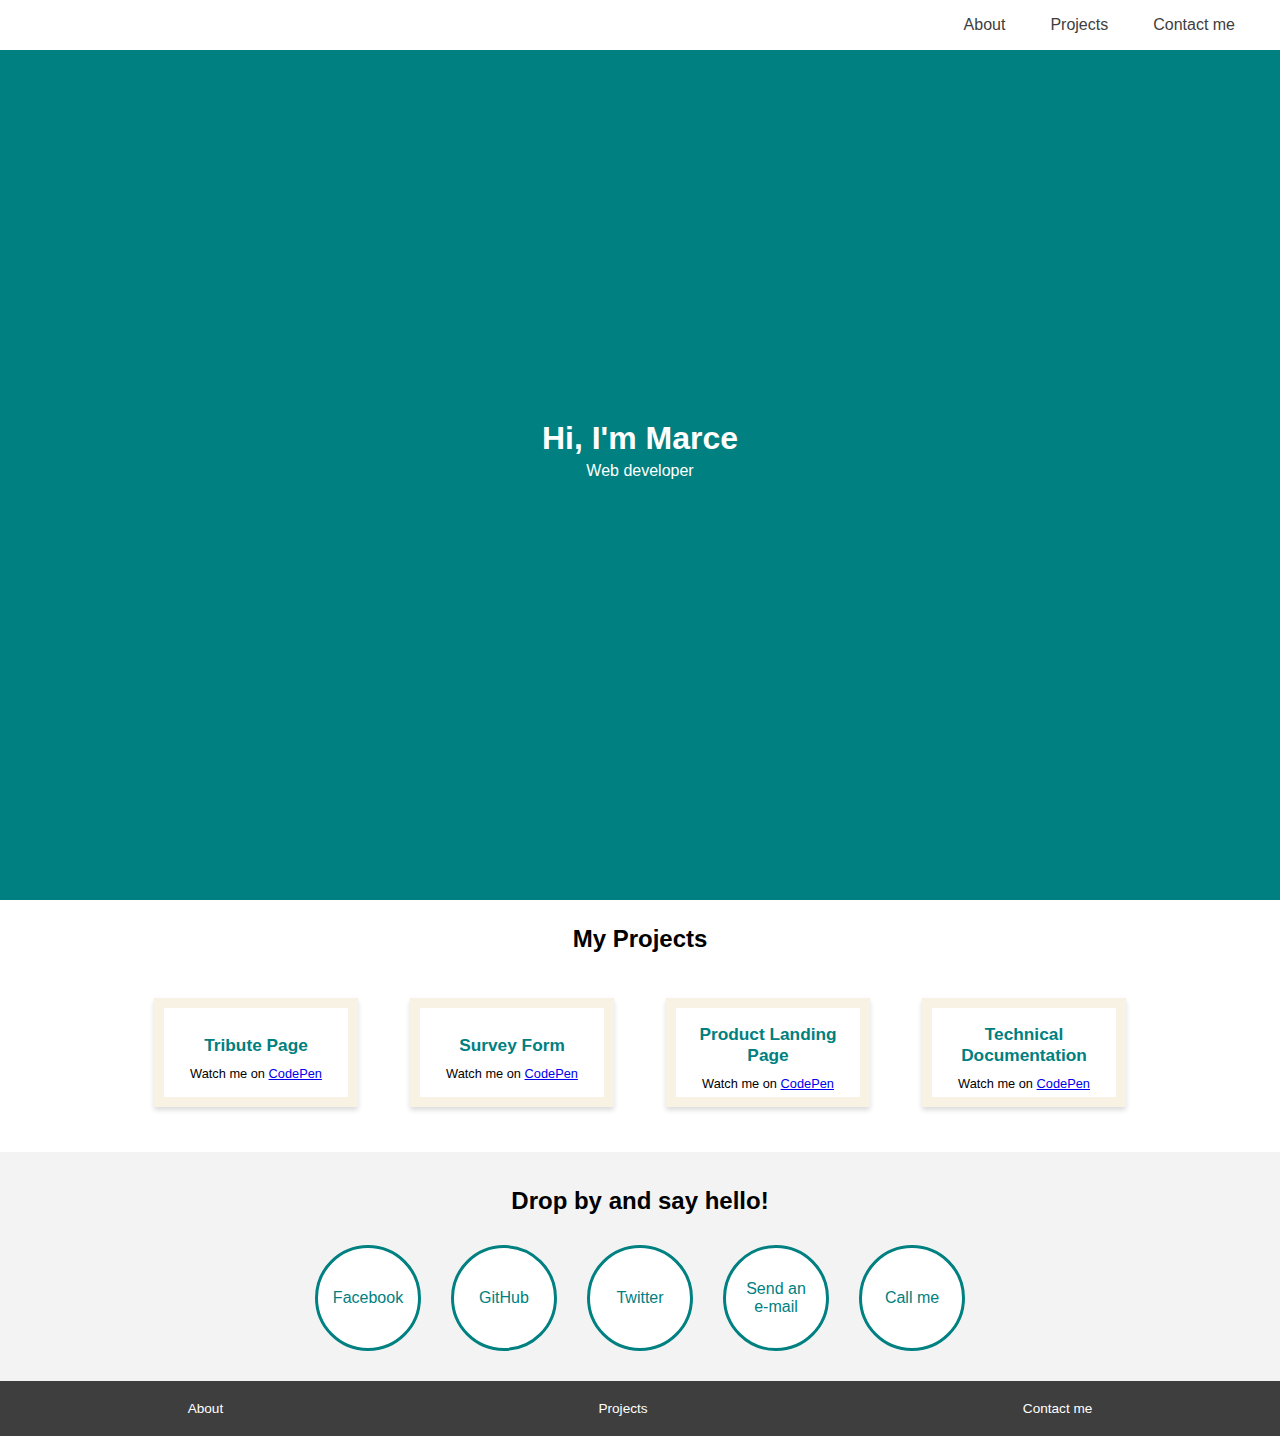
<file: index.html>
<!DOCTYPE html>
<html lang="en">
  <head>
    <meta charset="UTF-8" />
    <meta name="viewport" content="width=device-width, initial-scale=1.0" />
    <meta http-equiv="X-UA-Compatible" content="ie=edge" />
    <title>Document</title>
    <link rel="stylesheet" href="style.css" />
  </head>
  <body>


    <nav>
      <ul id="navbar">
        <li><a href="#welcome-section">About</a></li>
        <li><a href="#projects">Projects</a></li>
        <li><a href="#contact">Contact me</a></li>
      </ul>
    </nav>
    <section id="welcome-section">
      <h1>Hi, I'm Marce</h1>
      <span>Web developer</span>
    </section>
    <section id="projects">
      <h2>My Projects</h2>
      <div class="project-list">
        <div class="project-tile">
          <p class="project-title">Tribute Page</p>
          <p>Watch me on <a href="#">CodePen</a></p>
        </div>
        <div class="project-tile">
          <p class="project-title">Survey Form</p>
          <p>Watch me on <a href="#">CodePen</a></p>
        </div>
        <div class="project-tile">
          <p class="project-title">Product Landing Page</p>
          <p>Watch me on <a href="#">CodePen</a></p>
        </div>
        <div class="project-tile">
          <p class="project-title">Technical Documentation</p>
          <p>Watch me on <a href="#">CodePen</a></p>
        </div>
      </div>
    </section>
    <section id="contact">
      <div class="profile">
        <h2>Drop by and say hello!</h2>
      </div>
      <div class="contact-links">
        <div class="contact-info">
          <a href="https://facebook.com/freecodecamp" target="_blank"
            >Facebook</a
          >
        </div>
        <div class="contact-info">
          <a
            id="profile-link"
            href="https://github.com/freecodecamp"
            target="_blank"
            >GitHub</a
          >
        </div>
        <div class="contact-info">
          <a href="https://twitter.com/freecodecamp" target="_blank">Twitter</a>
        </div>
        <div class="contact-info">
          <a href="mailto:example@example.com">Send an<br />e-mail</a>
        </div>
        <div class="contact-info"><a href="tel:555-555-5555">Call me</a></div>
      </div>
    </section>
    <footer>
      <ul id="footer">
        <li><a href="#welcome-section">About</a></li>
        <li><a href="#projects">Projects</a></li>
        <li><a href="#contact">Contact me</a></li>
      </ul>
    </footer>


    <script src="https://cdn.freecodecamp.org/testable-projects-fcc/v1/bundle.js"></script>
  </body>
</html>

<!--
User Story #7: The navbar should contain at least one link that I can click on to navigate to different sections of the page.
User Story #8: My portfolio should have a link with an id of profile-link, which opens my GitHub or FCC profile in a new tab.
User Story #9: My portfolio should have at least one media query.
User Story #10: The height of the welcome section should be equal to the height of the viewport.
User Story #11: The navbar should always be at the top of the viewport.
-->
</file>
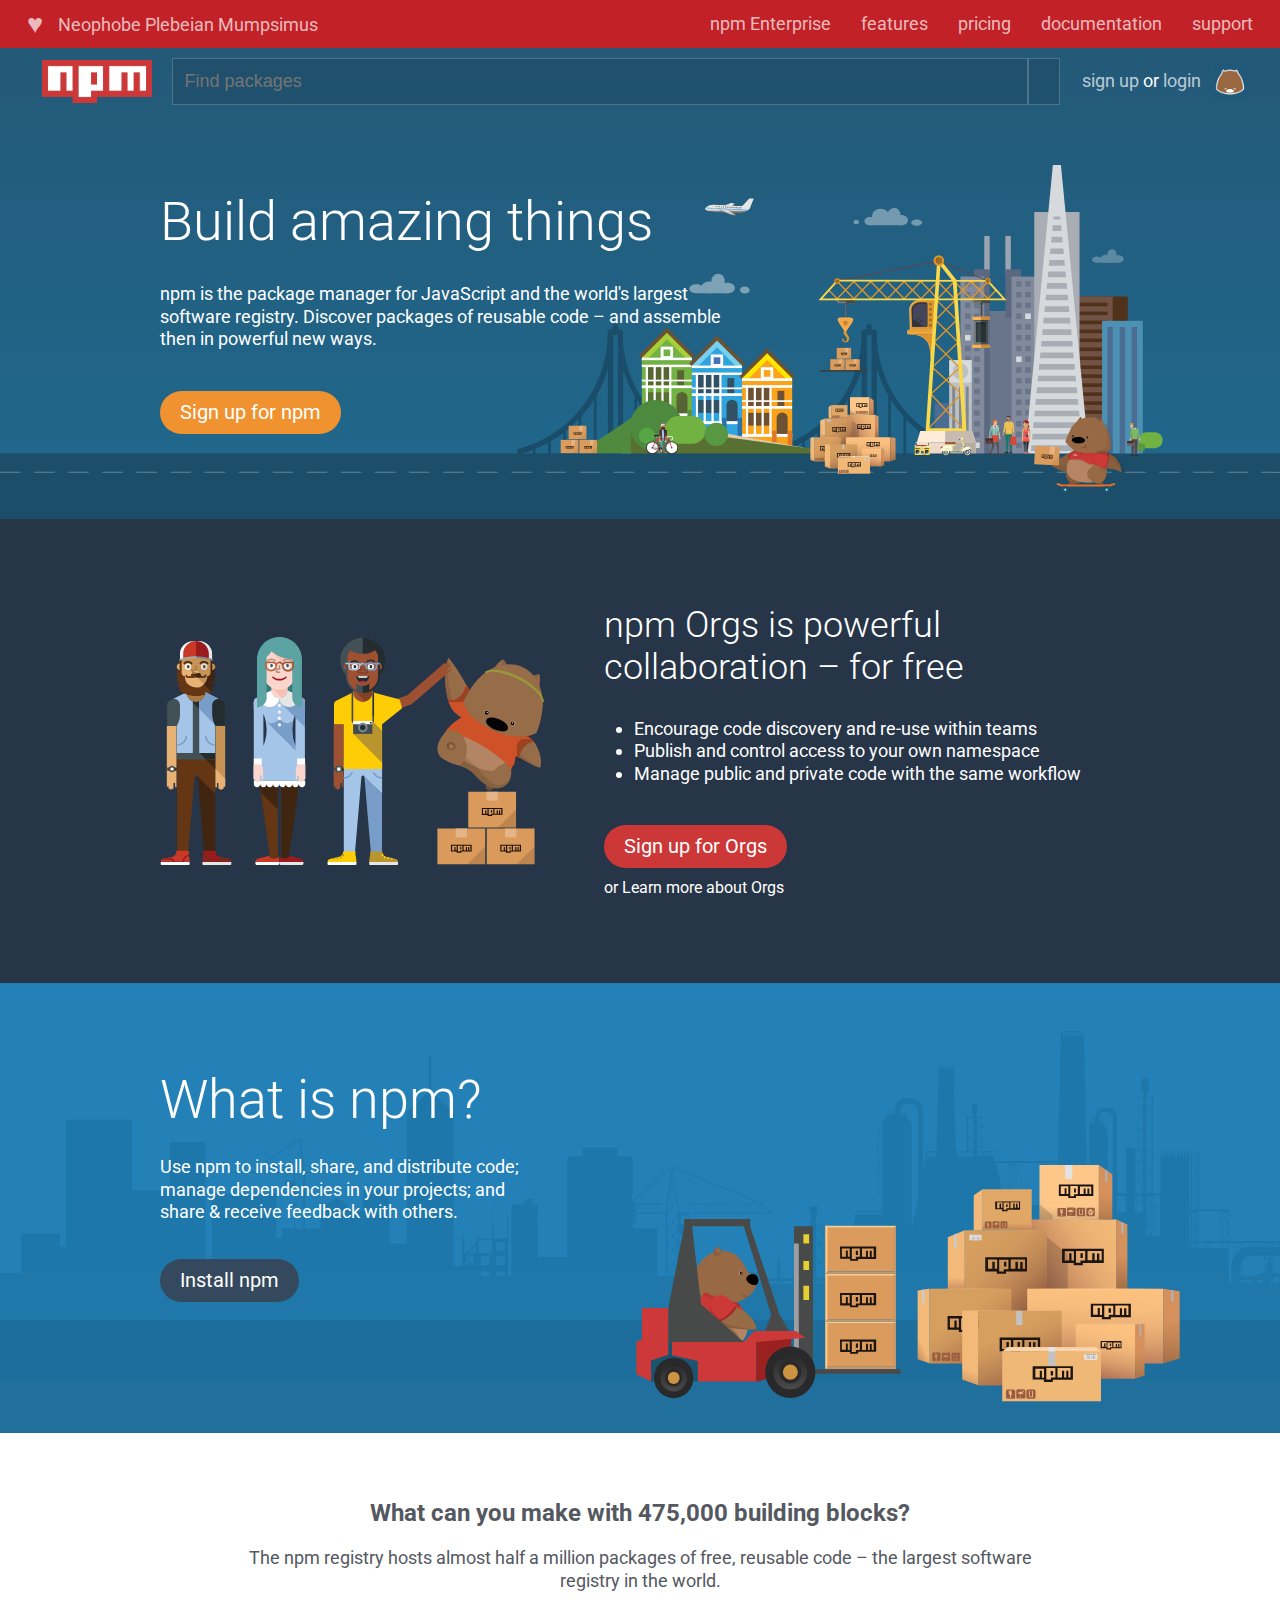
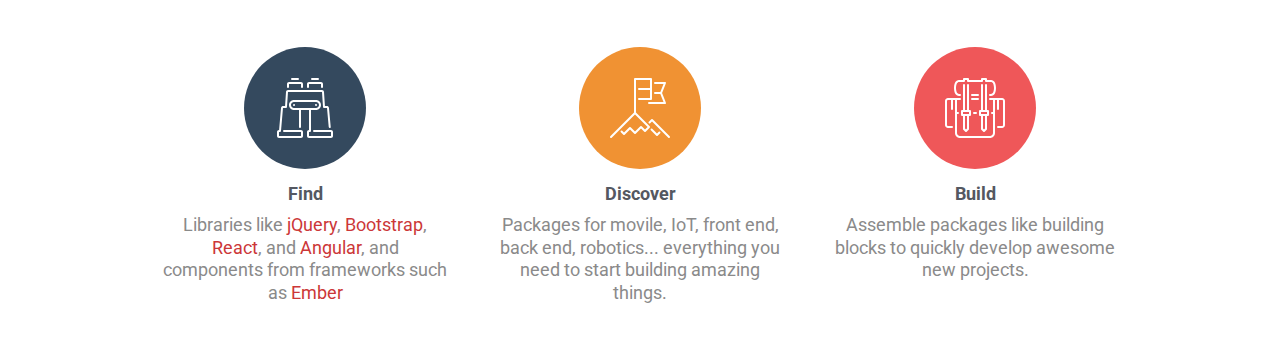
<file: html-css-module/index.html>
<!DOCTYPE html>
<html lang="en">
  <head>
    <meta charset="UTF-8" />
    <meta name="viewport" content="width=device-width, initial-scale=1.0" />
    <meta http-equiv="X-UA-Compatible" content="ie=edge" />
    <title>npm</title>
    <link rel="stylesheet" href="styles.css" />
    <link
      rel="stylesheet"
      href="https://use.fontawesome.com/releases/v5.8.1/css/all.css"
      integrity="sha384-50oBUHEmvpQ+1lW4y57PTFmhCaXp0ML5d60M1M7uH2+nqUivzIebhndOJK28anvf"
      crossorigin="anonymous"
    />
  </head>
  <body>
    <nav class="navbar">
      <div class="top-left">
        <a class="heart" href="#">♥︎</a>
        <span class="acronym">Neophobe Plebeian Mumpsimus</span>
      </div>
      <ul class="top-links">
        <li><a href="#">npm Enterprise</a></li>
        <li><a href="#">features</a></li>
        <li><a href="#">pricing</a></li>
        <li><a href="#">documentation</a></li>
        <li><a href="#">support</a></li>
      </ul>
    </nav>
    <header id="header" class="dark">
      <section class="build">
        <div class="npm-logo">
          <img src="images/npm-logo.png" alt="npm Logo" />
        </div>
        <div class="search-bar">
          <input
            type="search"
            placeholder="Find packages"
            class="search-input"
          />
          <button class="search-button"><i class="fas fa-search"></i></button>
        </div>
        <ul class="login-signup">
          <li><a href="#">sign up</a> or <a href="#">login</a></li>
          <li><img src="images/bear-logo.png" alt="" /></li>
        </ul>
      </section>
      <section class="build-content container">
        <h1>Build amazing things</h1>
        <p class="col-lg">
          npm is the package manager for JavaScript and the world's largest
          software registry. Discover packages of reusable code – and assemble
          then in powerful new ways.
        </p>
        <a href="#" class="button">Sign up for npm</a>
      </section>
    </header>
    <section id="orgs" class="dark">
      <div class="container orgs-content">
        <img src="images/collaboration.svg" alt="" class="orgs-image col-sm" />
        <div class="col-lg">
          <h2>npm Orgs is powerful collaboration – for free</h2>
          <ul class="orgs-list">
            <li>Encourage code discovery and re-use within teams</li>
            <li>Publish and control access to your own namespace</li>
            <li>Manage public and private code with the same workflow</li>
          </ul>
          <a href="#" class="button">Sign up for Orgs</a>
          <p class="learn-more">
            or
            <a href="#">
              Learn more about Orgs
            </a>
          </p>
        </div>
      </div>
    </section>
    <section id="general-info" class="dark">
      <div class="container general-info-content">
        <div class="col-sm">
          <h1>What is npm?</h1>
          <p>
            Use npm to install, share, and distribute code; manage dependencies
            in your projects; and share & receive feedback with others.
          </p>
          <a href="#" class="button">Install npm</a>
        </div>
      </div>
    </section>
    <section id="blocks">
      <div class="container">
        <h3>What can you make with 475,000 building blocks?</h3>
        <p class="blocks-description">
          The npm registry hosts almost half a million packages of free,
          reusable code – the largest software registry in the world.
        </p>
        <div class="features">
          <div class="feature">
            <img src="images/binoculars.svg" alt="" />
            <h4>Find</h4>
            <p>
              Libraries like <a href="#">jQuery</a>, <a href="#">Bootstrap</a>,
              <a href="#">React</a>, and <a href="#">Angular</a>, and components
              from frameworks such as <a href="#">Ember</a>
            </p>
          </div>
          <div class="feature center-feature">
            <img src="images/mountain-flag.svg" alt="" />
            <h4>Discover</h4>
            <p>
              Packages for movile, IoT, front end, back end, robotics...
              everything you need to start building amazing things.
            </p>
          </div>
          <div class="feature">
            <img src="images/backpack.svg" alt="" />
            <h4>Build</h4>
            <p>
              Assemble packages like building blocks to quickly develop awesome
              new projects.
            </p>
          </div>
        </div>
      </div>
    </section>
  </body>
</html>
</file>
<file: style.css>
:root {
  --dark-gray: #3e3e3e;
}

html, body {
  font-family: 'Open Sans', sans-serif;
  text-align: center;
}

* {
  margin: 0;
  padding: 0;
}

h1 {
  margin-bottom: 5px;
}

#navbar {
  display: flex;
  flex-direction: row;
  justify-content: flex-end;
  align-items: center;
  position: fixed;
  width: 100%;
  top: 0;
  height: 50px;
  background-color: white;
}

#navbar li {
  list-style: none;
  margin-right: 45px;
  cursor: pointer;
}

#navbar a {
  text-decoration: none;
  color: var(--dark-gray);
}

#navbar a:hover {
  border-bottom: 2px solid teal;
}

#welcome-section {
  background-color: teal;
  height: 100vh;
  color: white;
  display: flex;
  flex-direction: column;
  justify-content: center;
  align-items: center;
}

#projects {
  display: flex;
  flex-direction: column;
  justify-content: space-evenly;
  width: 80%;
  margin: auto;
}

#projects h2 {
  margin-top: 25px;
}

.project-list {
  display: flex;
  flex-direction: row;
  flex-wrap: wrap;
}

.project-tile {
  display: flex;
  flex-direction: column;
  justify-content: center;
  border: 10px solid #f8f2e4;
  box-shadow: 0px 3px 5px #00000025;
  margin: 45px auto;
  padding: 6px 12px;
  width: 160px;
  font-size: 0.8em;
}

.project-title {
  font-weight: bold;
  color: teal;
  margin: 10px 0;
  font-size: 1.35em;
}

#contact {
  background-color: #f3f3f3;
  display: flex;
  justify-content: center;
  flex-direction: column;
}

.profile {
  margin: 35px 0 20px;
}

.contact-links {
  flex-direction: row;
  display: flex;
  justify-content: center;
  margin-bottom: 20px;
  flex-wrap: wrap;
}

.contact-info {
  background-color: white;
  border: 3px solid teal;
  border-radius: 50%;
  width: 100px;
  height: 100px;
  display: flex;
  align-items: center;
  justify-content: center;
  margin: 10px 15px;
}

.contact-info a {
  color: teal;
  text-decoration: none;
}

.contact-info a:hover {
  font-weight: bold;
}

#footer {
  display: flex;
  flex-direction: row;
  justify-content: space-around;
  height: 55px;
  background-color: var(--dark-gray);
  align-items: center;
  font-size: 0.85em;
}

#footer li {
  list-style: none;
}

#footer a {
  color: white;
  text-decoration: none;
}

#footer a:hover {
  border-bottom: 1px solid white;
}

@media only screen and (max-width: 800px) {
  #welcome-section {
    height: 50vh;
  }
}
</file>
<file: html-css-module/styles.css>
@import url('https://fonts.googleapis.com/css?family=Roboto:300,400,700');

* {
  margin: 0;
  padding: 0;
}

:root {
  --red: #c12127;
  --blue: #263547;
  --orange: #f19230;
  --hover-orange: #e2862a;
  --light-red: #cc3738;
  --pink: #f05757;
  --hover-red: #db4042;
  --gray-blue: #34495d;
  --gray: #545861;
  --light-gray: #8a8a8a;
}

body {
  font-family: 'Roboto', sans-serif;
  font-weight: 400;
  font-size: 18px;
  color: var(--gray);
}

h1,
h2 {
  font-weight: 300;
}

h1 {
  font-size: 3em;
}

h2 {
  font-size: 2em;
}

h3 {
  font-weight: 700;
  font-size: 1.35em;
  margin: 20px 0;
}

h4 {
  margin: 10px 0;
}

p,
li {
  line-height: 1.25;
}

/* General */

.container {
  max-width: 960px;
  margin: 0 auto;
}

input {
  font-size: 1em;
}

.button {
  color: white;
  border: none;
  border-radius: 25px;
  padding: 10px 20px;
  font-size: 1.1em;
  text-decoration: none;
  display: inline-block;
  margin: 10px 0;
}

.dark {
  color: white;
  background-color: var(--blue);
}

/* Columns */

.col-sm {
  width: 40%;
}

.col-lg {
  width: 60%;
}

/* Navbar */

.navbar {
  display: flex;
  background-color: var(--red);
  color: rgba(255, 255, 255, 0.7);
  padding: 8px 12px;
  justify-content: space-between;
}

.heart {
  font-size: 1.5em;
}

.heart,
.top-links a {
  color: rgba(255, 255, 255, 0.7);
  text-decoration: none;
}

.heart:hover,
.acronym:hover,
.top-links a:hover {
  color: white;
}

.top-left,
.top-links {
  display: flex;
  align-items: center;
}

.heart,
.top-links li {
  list-style: none;
  margin: 0 15px;
}

/* Header */

#header {
  background-image: url('images/city-scape.svg');
}

.build {
  display: flex;
  padding: 10px;
  justify-content: space-between;
  width: 95%;
  margin: 0 auto;
}

.npm-logo {
  width: 150px;
  height: auto;
  padding: 0 10px;
  display: flex;
  align-items: center;
}

.npm-logo img {
  width: 100%;
}

.search-bar {
  display: flex;
  width: 100%;
  padding: 0 10px;
}

.search-input,
.search-button {
  border: 1.5px solid rgba(255, 255, 255, 0.2);
  background-color: rgba(0, 0, 0, 0.1);
  padding: 12px;
}

.search-input {
  width: 100%;
  color: white;
}

.search-button {
  color: white;
  padding: 15px 15px 12px;
  cursor: pointer;
}

.search-button:hover {
  background-color: rgba(255, 255, 255, 0.05);
}

.login-signup {
  display: flex;
  align-items: center;
}

.login-signup li {
  list-style: none;
  padding-left: 12px;
  white-space: nowrap;
}

.login-signup a {
  color: rgba(255, 255, 255, 0.7);
  text-decoration: none;
}

.login-signup a:hover {
  color: white;
}

.login-signup img {
  width: 35px;
  margin-top: 5px;
}

.build-content {
  padding: 75px 0;
}

.build-content p {
  margin: 30px 0;
}

.build-content .button {
  background-color: var(--orange);
}

.build-content .button:hover {
  background-color: var(--hover-orange);
}

/* Section 1 */

.orgs-content {
  display: flex;
  padding: 85px 0;
}

.orgs-image {
  padding-right: 60px;
}

.orgs-list {
  margin: 30px;
}

#orgs .button {
  background-color: var(--light-red);
}

#orgs .button:hover {
  background-color: var(--red);
}

.learn-more {
  font-size: 0.9em;
  display: block;
}

.learn-more a {
  color: white;
  text-decoration: none;
}

.learn-more a:hover {
  color: rgba(255, 255, 255, 0.7);
}

/* Section 2 */
#general-info {
  background-image: url('images/forklift.svg');
  height: 450px;
}

#general-info .button {
  background-color: var(--gray-blue);
}

#general-info .button:hover {
  background-color: var(--blue);
}

.general-info-content {
  padding-top: 85px;
}

.general-info-content p {
  margin: 25px 0;
}

/* Section 3 */

#blocks {
  text-align: center;
  margin: 65px 0 50px;
}

#blocks .container {
  width: 85%;
}

.blocks-description {
  margin: 0 65px;
}

.features {
  display: flex;
  margin-top: 55px;
}

.center-feature {
  padding: 0 45px;
}

.feature {
  width: 33%;
}

.feature p {
  color: var(--light-gray);
}

.feature a {
  color: var(--light-red);
  text-decoration: none;
}
</file>
